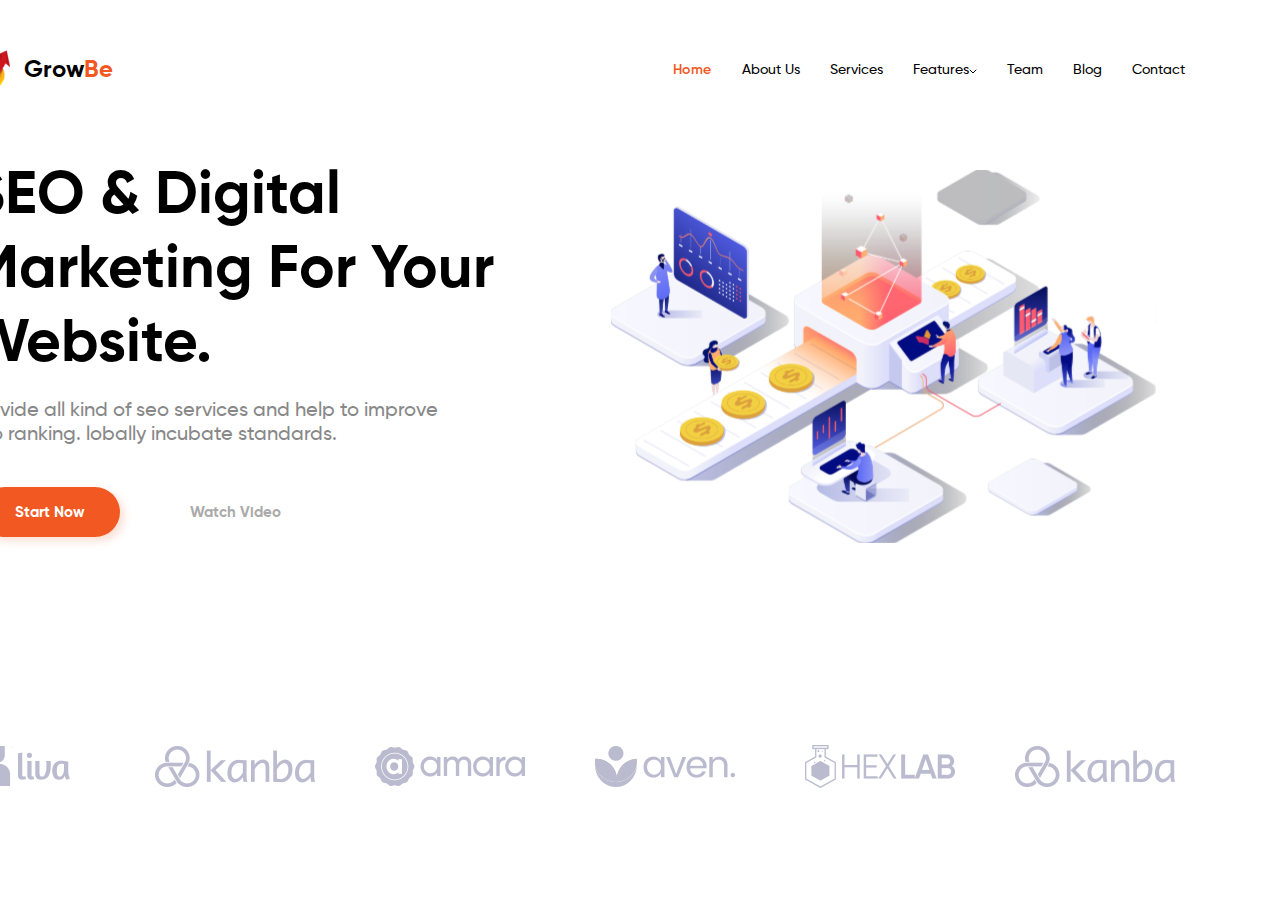
<file: index.html>
<!DOCTYPE html>
<html lang="en">
  <head>
    <meta charset="UTF-8" />
    <meta name="viewport" content="width=device-width, initial-scale=1.0" />
    <title>SEO & Digital Marketing Landing Page</title>
    <link rel="stylesheet" href="/style.css" />
  </head>
  <body>
    <div class="header">
      <div class="menu">
        <div class="header__logo"><img class="header__logo__img" src="./img/logo.svg" alt="logo" />
        <a class="header__link__text" href="#">Grow<span style="color: #F25822;">Be</a>
        </div>

        <div class="menu__block">
          <a class="header__link" href="#" style="color: #F25822; font-family: Gilroy-SemiBold">Home</a>
          <a class="header__link" href="#">About Us</a>
          <a class="header__link" href="#">Services</a>
          <a class="header__link" href="#">Features<img src="./img/Vector.svg" alt="arrow" /></a>          
          <a class="header__link" href="#">Team</a>
          <a class="header__link" href="#">Blog</a>
          <a class="header__link" href="#">Contact</a>
        </div>
      </div>
    </div>
    <div class="home__main">
      <div class="content">
        <h1 class="title">SEO & Digital Marketing For Your Website.</h1>
        <p class="subtitle">
          Provide all kind of seo services and help to improve seo ranking.
          lobally incubate standards.
        </p>
        
        <div class="button__block">
          <button class="button__1" type="button">Start Now</button>
          <button class="button__2">Watch Video</button>
        </div>
      </div>      
      <div class="main__image">
        <img src="./img/Image.svg" alt="main_image" >
      </div>
    </div>
    <div class="footer">
      <img src="./img/1.png" alt="liva" />
      <img src="./img/6.png" alt="kanba" />
      <img src="./img/3.png" alt="amara" />
      <img src="./img/4.png" alt="aven." />
      <img src="./img/5.png" alt="HEXLAB" />
      <img src="./img/6.png" alt="kanba" />
    </div>
  </body>
</html>
</file>
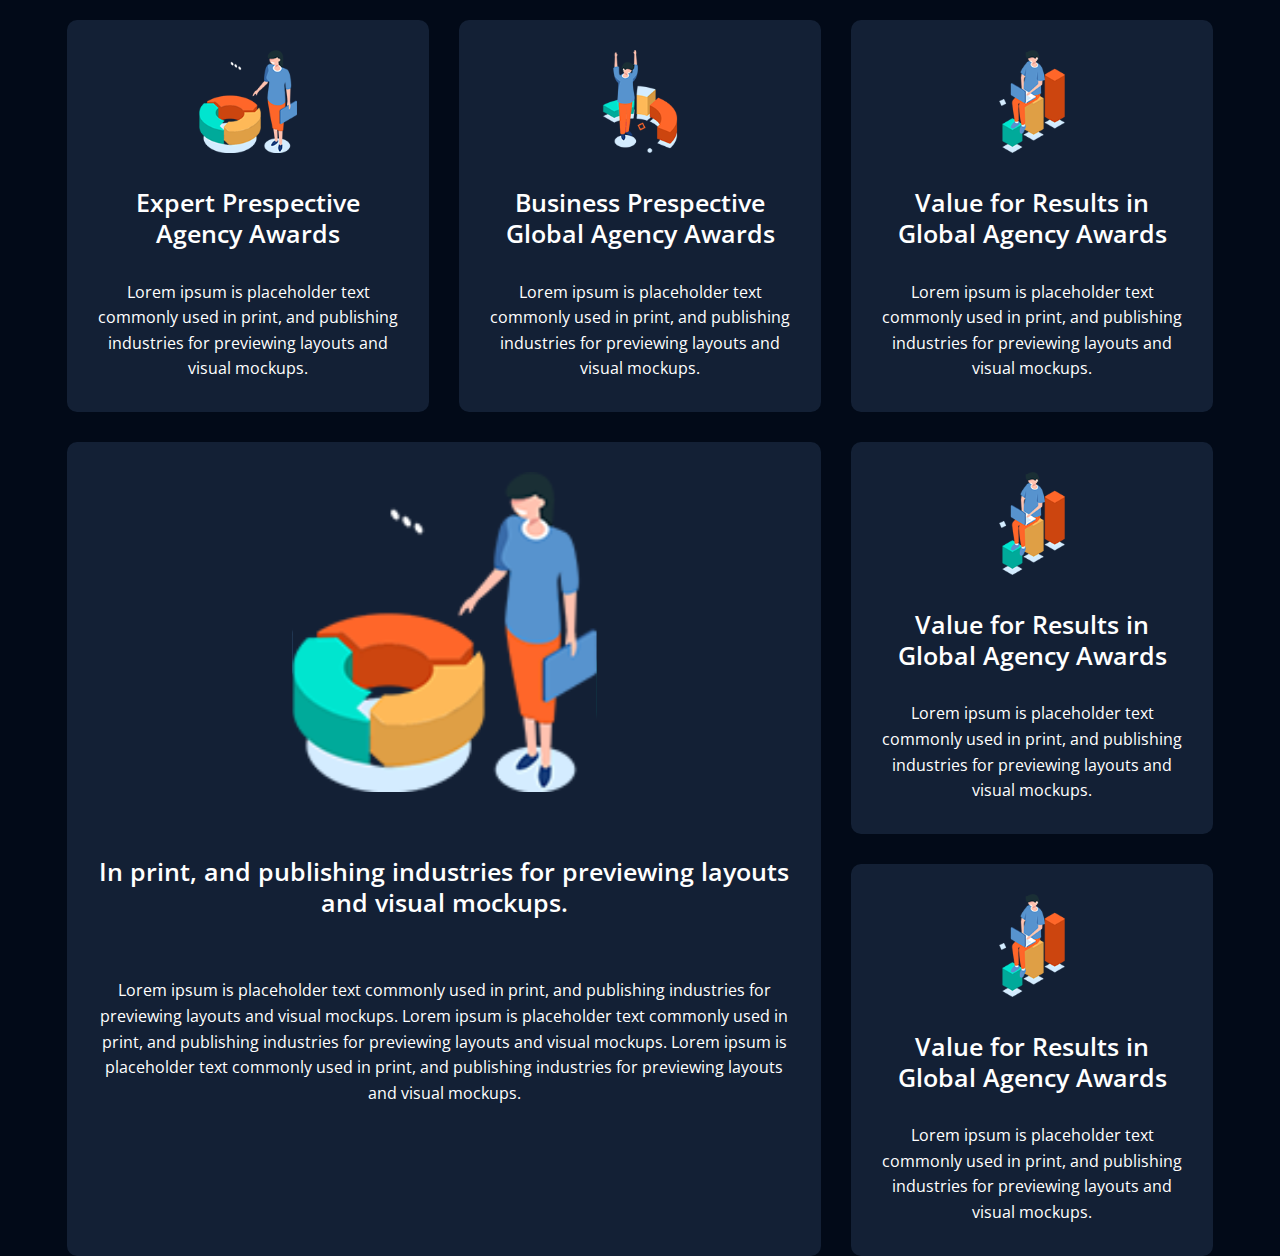
<file: hw_5_1/index.html>
<!DOCTYPE html>
<html lang="en">
  <head>
    <meta charset="UTF-8" />
    <meta http-equiv="X-UA-Compatible" content="IE=edge" />
    <meta name="viewport" content="width=device-width, initial-scale=1.0" />
    <title>Seminar_5</title>
    <link rel="stylesheet" href="style.css" />
    <link
      href="https://fonts.googleapis.com/css2?family=Open+Sans&display=swap"
      rel="stylesheet"
    />
  </head>

  <body>
    <section class="advantages center">
      <div class="advantages__item1 advantages__background">
        <div class="advantages__contaner">
          <img class="advantages__img" src="/hw_5_1/img/welcome-1.svg" alt="" />
          <h3 class="advantages__heading">Expert Prespective Agency Awards</h3>
          <p class="advantages__text">
            Lorem ipsum is placeholder text commonly used in print, and
            publishing industries for previewing layouts and visual mockups.
          </p>
        </div>
      </div>
      <div class="advantages__item2 advantages__background">
        <div class="advantages__contaner">
          <img class="advantages__img" src="/hw_5_1/img/welcome-3.svg" alt="" />
          <h3 class="advantages__heading">
            Business Prespective Global Agency Awards
          </h3>
          <p class="advantages__text">
            Lorem ipsum is placeholder text commonly used in print, and
            publishing industries for previewing layouts and visual mockups.
          </p>
        </div>
      </div>
      <div class="advantages__item3 advantages__background">
        <div class="advantages__contaner">
          <img class="advantages__img" src="/hw_5_1/img/welcome-2.svg" alt="" />
          <h3 class="advantages__heading">
            Value for Results in Global Agency Awards
          </h3>
          <p class="advantages__text">
            Lorem ipsum is placeholder text commonly used in print, and
            publishing industries for previewing layouts and visual mockups.
          </p>
        </div>
      </div>
      <div class="advantages__item4 advantages__background">
        <div class="advantages__contaner">
          <img
            class="advantages__img"
            src="/hw_5_1/img/welcome-1.svg"
            alt=""
            width="305px"
            height="320px"
          />
          <h3 class="advantages__heading">
            In print, and publishing industries for previewing layouts and
            visual mockups.
          </h3>
          <p class="advantages__text">
            Lorem ipsum is placeholder text commonly used in print, and
            publishing industries for previewing layouts and visual mockups.
            Lorem ipsum is placeholder text commonly used in print, and
            publishing industries for previewing layouts and visual mockups.
            Lorem ipsum is placeholder text commonly used in print, and
            publishing industries for previewing layouts and visual mockups.
          </p>
        </div>
      </div>
      <div class="advantages__item5 advantages__background">
        <div class="advantages__contaner">
          <img class="advantages__img" src="/hw_5_1/img/welcome-2.svg" alt="" />
          <h3 class="advantages__heading">
            Value for Results in Global Agency Awards
          </h3>
          <p class="advantages__text">
            Lorem ipsum is placeholder text commonly used in print, and
            publishing industries for previewing layouts and visual mockups.
          </p>
        </div>
      </div>
      <div class="advantages__item6 advantages__background">
        <div class="advantages__contaner">
          <img class="advantages__img" src="/hw_5_1/img/welcome-2.svg" alt="" />
          <h3 class="advantages__heading">
            Value for Results in Global Agency Awards
          </h3>
          <p class="advantages__text">
            Lorem ipsum is placeholder text commonly used in print, and
            publishing industries for previewing layouts and visual mockups.
          </p>
        </div>
      </div>
    </section>
  </body>
</html>
</file>
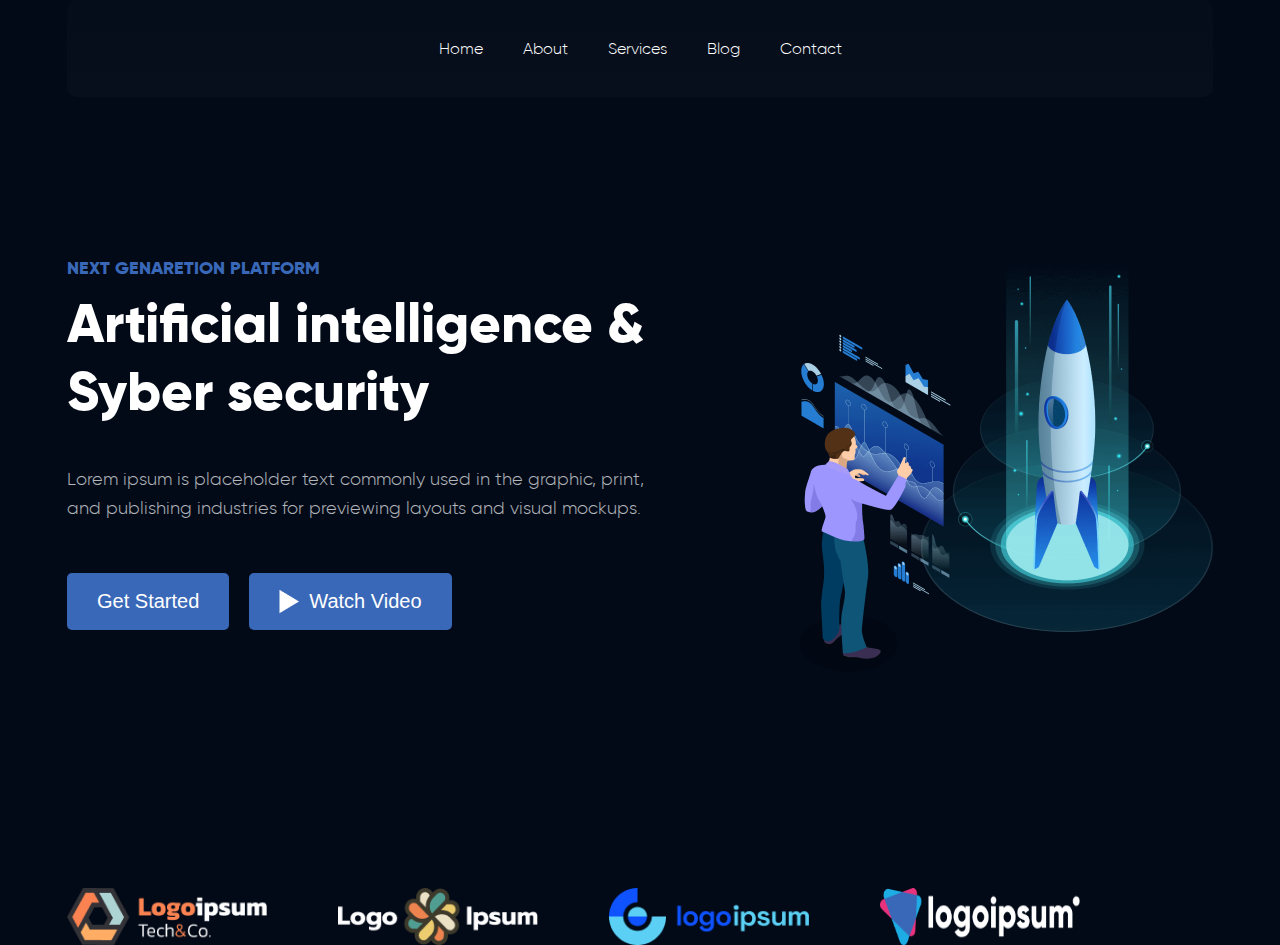
<file: hw_6/index.html>
<!DOCTYPE html>
<html lang="en">

<head>
    <meta charset="UTF-8" />
    <meta http-equiv="X-UA-Compatible" content="IE=edge" />
    <meta name="viewport" content="width=device-width, initial-scale=1.0" />
    <title>Seminar_6</title>
    <link rel="stylesheet" href="fonts/gilroy.css">
    <link rel="stylesheet" href="style.css">
</head>

<body>
    <div class="top__menu center">
        <div class="header">
            <div class="menu">
                <a class="link__menu" href="#">Home</a>
                <a class="link__menu" href="#">About</a>
                <a class="link__menu" href="#">Services</a>
                <a class="link__menu" href="#">Blog</a>
                <a class="link__menu" href="#">Contact</a>
            </div>
        </div>
        <div class="top__content">
            <div class="top__info">
                <h3 class="text__h3">Next genaretion platform</h3>
                <h1 class="text__h1">Artificial intelligence & Syber security</h1>
                <p class="text__p">Lorem ipsum is placeholder text commonly used in the graphic, print, and publishing
                    industries for previewing layouts and visual mockups.</p>
                <div class="top__bottons">
                    <button class="butt1">Get Started</button>
                    <button class="butt2"><img class="Polygon" src="img/Polygon 1.png" alt="">Watch Video</button>
                </div>
            </div>
            <div class="top__image">
                <img src="img/9 1.png" alt="">
            </div>
        </div>
        <div class="top__logo">
            <img src="img/Group 400.png" alt="">
            <img src="img/Group 401.png" alt="">
            <img src="img/Group 402.png" alt="">
            <img src="img/Group 403.png" alt="">
        </div>
    </div>
</body>

</html>
</file>
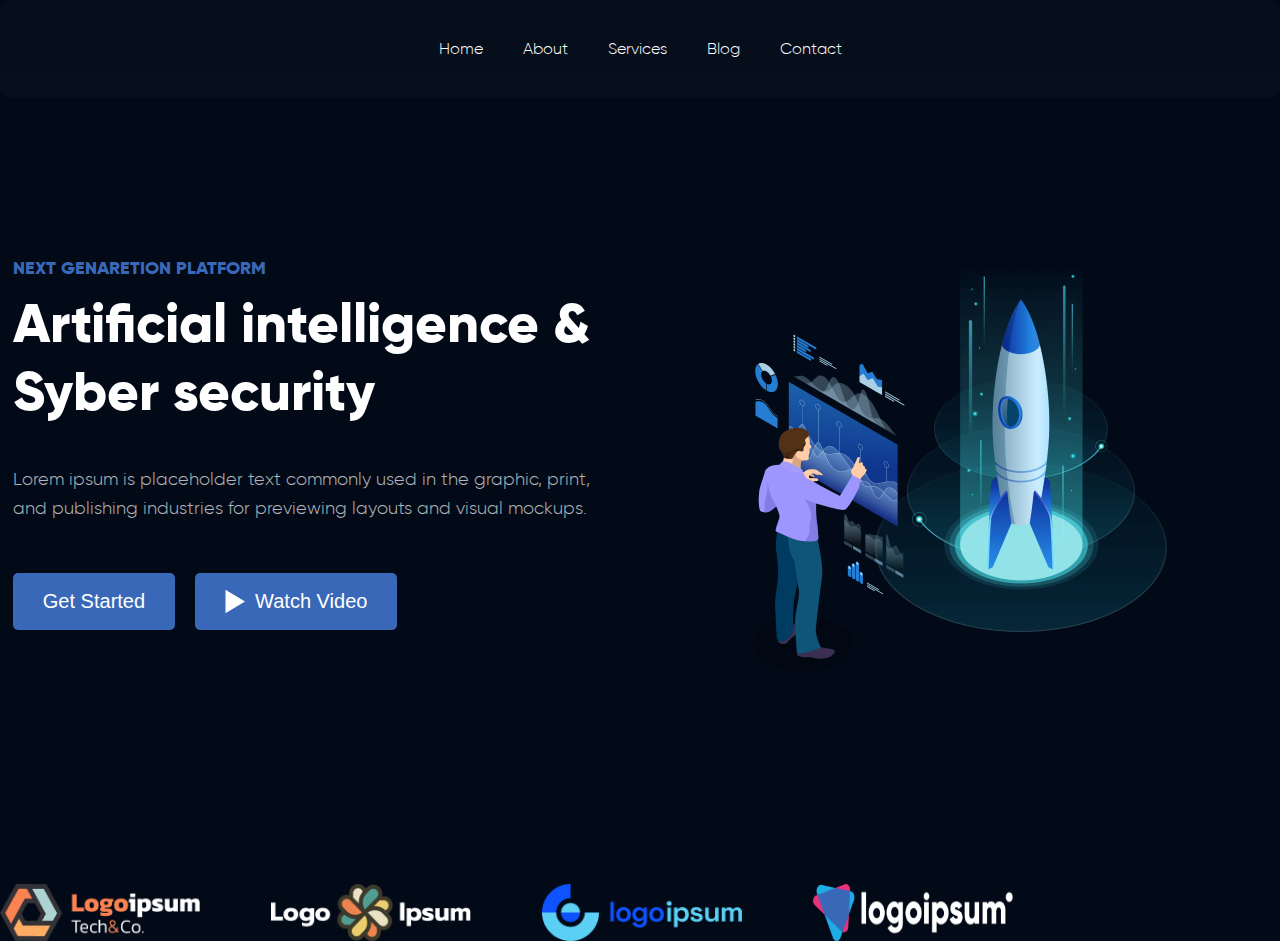
<file: hw_7/index.html>
<!DOCTYPE html>
<html lang="en">
  <head>
    <meta charset="UTF-8" />
    <meta http-equiv="X-UA-Compatible" content="IE=edge" />
    <meta name="viewport" content="width=device-width, initial-scale=1.0" />
    <title>Seminar_7</title>
    <link rel="stylesheet" href="fonts/gilroy.css" />
    <link rel="stylesheet" href="style.css" />
  </head>

  <body>
    <div class="container">
      <div class="top__menu">
        <div class="header">
          <div class="menu">
            <a class="link__menu" href="#">Home</a>
            <a class="link__menu" href="#">About</a>
            <a class="link__menu" href="#">Services</a>
            <a class="link__menu" href="#">Blog</a>
            <a class="link__menu" href="#">Contact</a>
          </div>
        </div>
        <div class="top__content">
          <div class="top__info">
            <h3 class="text__h3">Next genaretion platform</h3>
            <h1 class="text__h1">Artificial intelligence & Syber security</h1>
            <p class="text__p">
              Lorem ipsum is placeholder text commonly used in the graphic,
              print, and publishing industries for previewing layouts and visual
              mockups.
            </p>
            <div class="top__bottons">
              <button class="butt1">Get Started</button>
              <button class="butt2">
                <img class="Polygon" src="img/Polygon 1.png" alt="" />Watch
                Video
              </button>
            </div>
          </div>
          <div class="top__image">
            <img src="img/9 1.png" alt="" />
          </div>
        </div>
        <div class="top__logo">
          <img src="img/Group 400.png" alt="" />
          <img src="img/Group 401.png" alt="" />
          <img src="img/Group 402.png" alt="" />
          <img src="img/Group 403.png" alt="" />
        </div>
      </div>
    </div>
  </body>
</html>
</file>
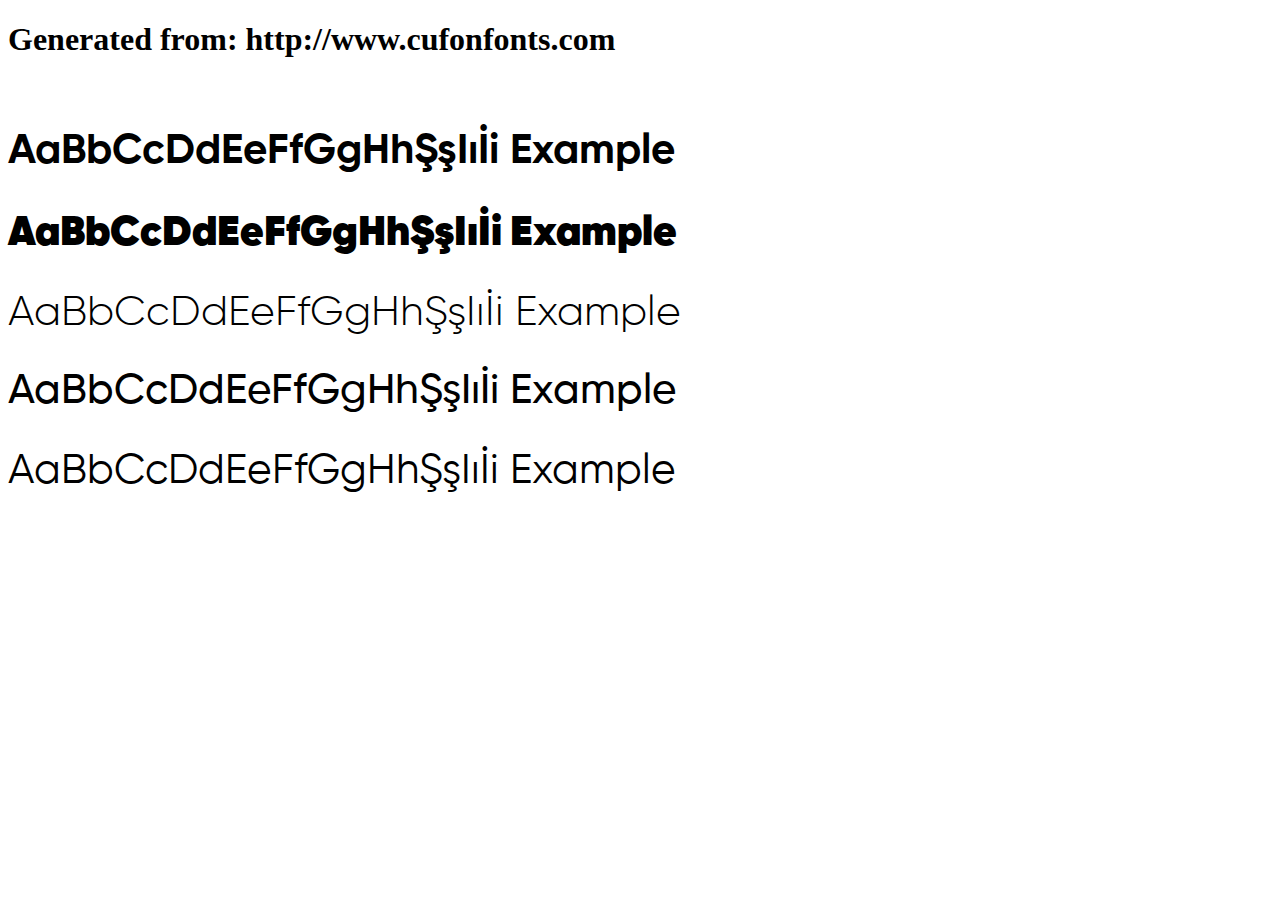
<file: fonts/gilroy-bold-cufonfonts-webfont/example.html>
<!DOCTYPE html>
<html xmlns="http://www.w3.org/1999/xhtml">
<head>
    <meta http-equiv="Content-Type" content="text/html; charset=utf-8"/>
    <link rel="stylesheet" type="text/css"
          href="style.css"/>
</head>

<body>

<h1>Generated from: http://www.cufonfonts.com</h1><br/>
<h1 style="font-family:'Gilroy-Bold ☞';font-weight:normal;font-size:42px">AaBbCcDdEeFfGgHhŞşIıİi Example</h1>
<h1 style="font-family:'Gilroy-Heavy ☞';font-weight:normal;font-size:42px">AaBbCcDdEeFfGgHhŞşIıİi Example</h1>
<h1 style="font-family:'Gilroy-Light ☞';font-weight:normal;font-size:42px">AaBbCcDdEeFfGgHhŞşIıİi Example</h1>
<h1 style="font-family:'Gilroy-Medium ☞';font-weight:normal;font-size:42px">AaBbCcDdEeFfGgHhŞşIıİi Example</h1>
<h1 style="font-family:'Gilroy-Regular ☞';font-weight:normal;font-size:42px">AaBbCcDdEeFfGgHhŞşIıİi Example</h1>


</body>
</html>
</file>
<file: style.css>
@font-face {
    font-family: "Gilroy-Bold";
    font-style: normal;
    font-weight: normal;
    src: local("Gilroy-Bold"), url(./fonts/gilroy-bold-cufonfonts-webfont/Gilroy-Bold.woff) format("woff");
    }
 
@font-face {
    font-family: "Gilroy-Medium";
    font-style: normal;
    font-weight: normal;
    src: local("Gilroy-Medium"), url(./fonts/gilroy-bold-cufonfonts-webfont/Gilroy-Medium.woff) format("woff");
    }

@font-face {
    font-family: "Gilroy-SemiBold";
    font-style: normal;
    font-weight: normal;
    src: local("Gilroy-SemiBold"), url(./fonts/gilroy-bold-cufonfonts-webfont/Gilroy-Semibold.woff) format("woff");
}

*{
    margin: 0;
    padding: 0;
}

body{
    margin-right: calc(50% - 700px);
    margin-left: calc(50% - 700px);
    
}

a{
    text-decoration: none;
}

.header{
    color: #FFFFFF
    
}

.header__logo{
    display: flex;
    align-items: center;
    gap: 14px;
}

.header__logo__img{
    padding-left: 35px;

}
.header__link__text{
    color: #000;
    font-family: Gilroy-Bold;
    font-size: 24px;
    font-style: normal;
    font-weight: 400;
    line-height: normal;
}

.menu{
    padding-top: 50px;
    display: flex;
    justify-content: flex-start;
}


.header__link{
    color: #000;
    font-family: Gilroy-Medium;
    font-size: 14px;
    font-style: normal;
    font-weight: 400;
    line-height: normal;
}

.menu__block{
    margin-left: 560px;
    margin-top: 12px;
    flex-wrap: wrap;
    display: flex;
    gap: 30px;
    
}

.home__main{
    margin: 10px;
    padding-top: 20px;
    padding-bottom: 90px;
    display: flex;
    align-items: center;
    justify-content: center;
    gap: 100px;
}

.content{
    padding: 40px 0px 40px 10px;
    width: 650px;
}

.title{
    color: #000;
    font-family: Gilroy-Bold;
    font-size: 60px;
    font-style: normal;
    font-weight: 400;
    line-height: normal;
    padding-left: 10px;
}

.subtitle{
    color: #888;
    font-family: Gilroy-Medium;
    font-size: 20px;
    font-style: normal;
    font-weight: 400;
    line-height: normal;
    padding-top: 17px;
    padding-left: 10px;
    padding-right: 40px;
}

.button__block{
    padding-top: 20px;
    margin: 20px;
    display: flex;
    gap: 70px;
}

.button__1{
    border-radius: 50px;
    background: #F25822;
    box-shadow: 4px 4px 8px 0px rgba(242,88, 34, 0.20);
    width: 140px;
    height: 50px;
    color: #FFF;
    font-family: Gilroy-Bold;
    font-size: 15px;
    font-style: normal;
    font-weight: 400;
    line-height: normal;
    border: none;
}

.button__2{
    color: #AAA;
    font-family: Gilroy-Bold;
    font-size: 15px;
    font-style: normal;
    font-weight: 400;
    line-height: normal;
    border: none;
    background-color: #fff;
}

.main__image{
    padding: 14px 110px 15px 0px;
}

.footer{
    display: flex;    
    justify-content: normal;
    margin-top: 55px;
    margin-bottom: 95px;
    gap: 55px;
}
</file>
<file: hw_5_1/style.css>
* {
    margin: 0;
    padding: 0;
}
    
.center {
    padding-left: calc(50% - 573px);
    padding-right: calc(50% - 573px);
}

body {
    background-color: #020A18;
    /* font-family: Open Sans, sans-serif;
    font-size: 18px; */
    /* color: white; */
}

.advantages {
    padding-top: 20px;   
    display: grid;
    grid-template-columns: repeat(3, 1fr);
    grid-template-rows: repeat(3, 1fr);
    gap: 30px;
}

.advantages__item4 {
    grid-column: 1/3;
    grid-row: 2/4;
}

.advantages__background {
    border-radius: 10px;
    background: #132035;
}
 

.advantages .advantages__contaner {
    padding: 30px;
    text-align: center;
}

.advantages .advantages__contaner .advantages__heading,
.advantages .advantages__contaner .advantages__text {
    padding-top: 30px;
}

.advantages .advantages__contaner .advantages__heading{
    color: var(--ffffff, #FFF);
    font-family: 'Open Sans', sans-serif;
    font-size: 25px;
    font-style: normal;
    font-weight: 600;
    line-height: 125%;
}




.advantages .advantages__contaner .advantages__text {
    color: var(--ffffff, #FFF);
    font-family: 'Open Sans', sans-serif;
    font-size: 16px;
    font-style: normal;
    font-weight: 400;
    line-height: 160%;
}

.advantages .advantages__item4 .advantages__contaner .advantages__heading,
.advantages .advantages__item4 .advantages__contaner .advantages__text {
    padding-top: 60px;
}
</file>
<file: hw_6/fonts/gilroy.css>
@font-face {
    font-family: 'GilroyLight';
    src: url('Gilroylight.woff2') format('woff2'), url('Gilroylight.woff') format('woff'), url('Gilroylight.ttf') format('truetype');
    font-weight: 300;
    font-style: normal;
}
@font-face {
    font-family: 'GilroyBold';
    src: url('Gilroyextrabold.woff2') format('woff2'), url('Gilroyextrabold.woff') format('woff'), url('Gilroyextrabold.ttf') format('truetype');
    font-weight: 800;
    font-style: normal;
}
</file>
<file: hw_6/style.css>
* {
  margin: 0;
  padding: 0;
}

.center {
  padding-left: calc(50% - 573px);
  padding-right: calc(50% - 573px);
}

body {
  display: flex;
  background-color: #020a18;
  font-family: GilroyLight;
  font-size: 18px;
  color: white;
}

h1,
h2,
h3,
h4,
h5,
h6 {
  font-family: GilroyBold;
}

.header {
  border-radius: 10px;
  padding: 39px 0;
  background: linear-gradient(
    180deg,
    rgba(255, 255, 255, 0.01),
    rgba(255, 255, 255, 0.02)
  );
}

.menu {
  display: flex;
  justify-content: center;
  gap: 40px;
  font-size: 16px;
}

.link__menu {
  text-decoration: none;
  color: white;
}

.top__content {
  display: flex;
  gap: 128px;
  margin-top: 160px;
}

.top__info {
  width: 604px;
}

.text__h1 {
  font-size: 55px;
  margin-top: 10px;
}

.text__h3 {
  color: #3a68b8;
  font-size: 18px;
  text-transform: uppercase;
}

.text__p {
  margin-top: 40px;
  line-height: 160%;
  opacity: 0.7;
}

.top__bottons {
  display: flex;
  gap: 20px;
  margin-top: 50px;
}

.butt1,
.butt2 {
  display: inline-flex;
  align-items: center;
  border-radius: 5px;
  border-color: #3a68b8;
  border: 0;
  background-color: #3a68b8;
  color: white;
  font-size: 20px;
  padding: 0 30px;
  height: 57px;
}

.butt2 {
  display: inline-flex;
  gap: 10px;
}

.top__logo {
  display: flex;
  flex-wrap: wrap;
  gap: 71px;
  margin-top: 212px;
}

.top__logo img {
  width: 200px;
}

@media (max-width: 1024px) {
  .top__image {
    width: 100%;
    text-align: center;
    padding-top: 128px;
  }

  .top__info {
    width: 100%;
  }

  .center {
    padding-left: 0;
    padding-right: 0;
    width: calc(100% - 80px);
    margin: 0 auto;
  }

  .top__content {
    display: block;
  }
}
</file>
<file: hw_7/fonts/gilroy.css>
@font-face {
    font-family: 'GilroyLight';
    src: url('Gilroylight.woff2') format('woff2'), url('Gilroylight.woff') format('woff'), url('Gilroylight.ttf') format('truetype');
    font-weight: 300;
    font-style: normal;
}
@font-face {
    font-family: 'GilroyBold';
    src: url('Gilroyextrabold.woff2') format('woff2'), url('Gilroyextrabold.woff') format('woff'), url('Gilroyextrabold.ttf') format('truetype');
    font-weight: 800;
    font-style: normal;
}
</file>
<file: hw_7/style.css>
* {
  margin: 0;
  padding: 0;
}

.center {
  padding-left: 50px;
  padding-right: 50px;
}

body {
  display: flex;
  background-color: #020a18;
  font-family: GilroyLight;
  font-size: 18px;
  color: white;
}

.container {
  max-width: 1400px;
  margin: 0 auto;
}

h1,
h2,
h3,
h4,
h5,
h6 {
  font-family: GilroyBold;
}

.header {
  border-radius: 10px;
  padding: 39px 0;
  background: linear-gradient(
    180deg,
    rgba(255, 255, 255, 0.01),
    rgba(255, 255, 255, 0.02)
  );
}

.menu {
  display: flex;
  justify-content: center;
  gap: 40px;
  font-size: 16px;
}

.link__menu {
  text-decoration: none;
  color: white;
}

.top__content {
  display: flex;
  flex-wrap: wrap;
  gap: 2%;
  margin-top: 160px;
  justify-content: center;
}

.top__info {
  width: 48%;
}
.top__image {
  width: 48%;
  display: flex;
  justify-content: center;
}
.text__h1 {
  font-size: 55px;
  margin-top: 10px;
}

.text__h3 {
  color: #3a68b8;
  font-size: 18px;
  text-transform: uppercase;
}

.text__p {
  margin-top: 40px;
  line-height: 160%;
  opacity: 0.7;
}

.top__bottons {
  display: flex;
  gap: 20px;
  margin-top: 50px;
}

.butt1,
.butt2 {
  display: inline-flex;
  align-items: center;
  border-radius: 5px;
  border-color: #3a68b8;
  border: 0;
  background-color: #3a68b8;
  color: white;
  font-size: 20px;
  padding: 0 30px;
  height: 57px;
}

.butt2 {
  display: inline-flex;
  gap: 10px;
}

.top__logo {
  display: flex;
  flex-wrap: wrap;
  gap: 71px;
  margin-top: 212px;
}

.top__logo img {
  width: 200px;
}

@media (min-width: 768px) and (max-width: 1024px) {
  .top__image {
    text-align: center;
    padding-top: 128px;
    width: 100%;
  }

  .top__info {
    width: 100%;
  }

  .center {
    padding-left: 0;
    padding-right: 0;
    width: calc(100% - 80px);
    margin: 0 auto;
  }

  .top__content {
    justify-content: center;
  }

  .container {
    padding-left: 40px;
    padding-right: 40px;
    width: 100%;
    max-width: auto;
  }
}

@media (max-width: 767px) {
  .container {
    width: 100%;
    max-width: auto;
    padding-left: 20px;
    padding-right: 20px;
  }

  .top__image {
    text-align: center;
    padding-top: 128px;
    width: 100%;
  }

  .top__info {
    width: 100%;
    text-align: center;
  }
  .top__bottons {
    display: flex;
    gap: 20px;
    margin-top: 50px;
    margin: 20px auto;
    flex-direction: column;
    align-items: center;
  }

  .text__h1 {
    font-size: 30px;
  }
}
</file>
<file: fonts/gilroy-bold-cufonfonts-webfont/style.css>
/* #### Generated By: http://www.cufonfonts.com #### */

    @font-face {
    font-family: 'Gilroy-Bold ☞';
    font-style: normal;
    font-weight: normal;
    src: local('Gilroy-Bold ☞'), url('Gilroy-Bold.woff') format('woff');
    }
    

    @font-face {
    font-family: 'Gilroy-Heavy ☞';
    font-style: normal;
    font-weight: normal;
    src: local('Gilroy-Heavy ☞'), url('Gilroy-Heavy.woff') format('woff');
    }
    

    @font-face {
    font-family: 'Gilroy-Light ☞';
    font-style: normal;
    font-weight: normal;
    src: local('Gilroy-Light ☞'), url('Gilroy-Light.woff') format('woff');
    }
    

    @font-face {
    font-family: 'Gilroy-Medium ☞';
    font-style: normal;
    font-weight: normal;
    src: local('Gilroy-Medium ☞'), url('Gilroy-Medium.woff') format('woff');
    }
    

    @font-face {
    font-family: 'Gilroy-Regular ☞';
    font-style: normal;
    font-weight: normal;
    src: local('Gilroy-Regular ☞'), url('Gilroy-Regular.woff') format('woff');
    }
</file>
